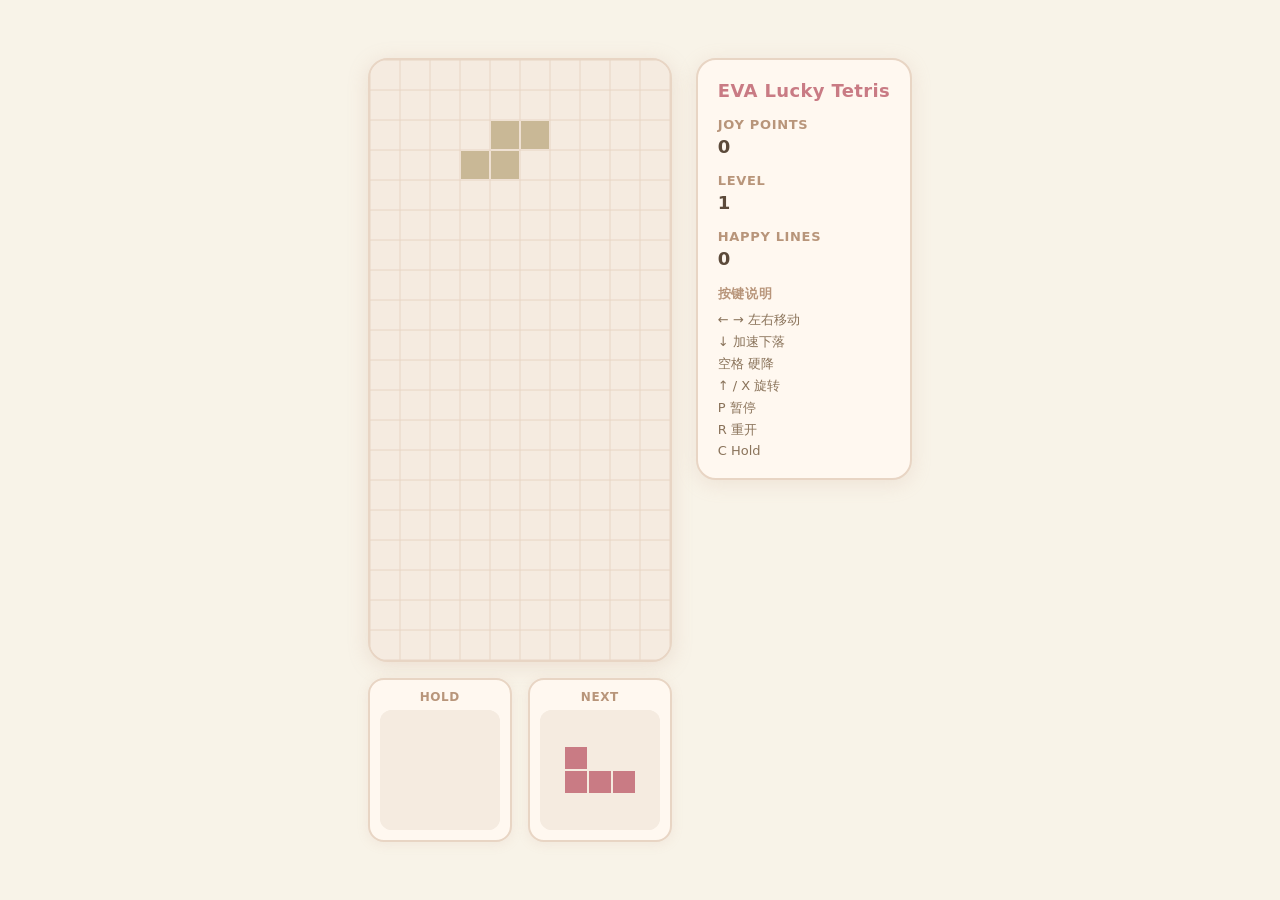
<file: index.html>
<!DOCTYPE html>
<html lang="zh-CN">
<head>
  <meta charset="UTF-8">
  <meta name="viewport" content="width=device-width, initial-scale=1.0">
  <title>EVA Lucky Tetris</title>
  <link rel="stylesheet" href="style.css">
</head>
<body>
  <div class="game-container">
    <div class="game-area">
      <canvas id="gameCanvas" width="300" height="600"></canvas>
      <div class="previews">
        <div class="preview-box">
          <h3>Hold</h3>
          <canvas id="holdCanvas" width="120" height="120"></canvas>
        </div>
        <div class="preview-box">
          <h3>Next</h3>
          <canvas id="nextCanvas" width="120" height="120"></canvas>
        </div>
      </div>
    </div>
    <aside class="panel">
      <h2 class="game-title">EVA Lucky Tetris</h2>
      <div id="lineClearMessage" class="line-clear-message" aria-hidden="true">Lucky is proud of you 🐶✨</div>
      <div class="panel-section">
        <h3>Joy Points</h3>
        <p id="score">0</p>
      </div>
      <div class="panel-section">
        <h3>Level</h3>
        <p id="level">1</p>
      </div>
      <div class="panel-section">
        <h3>Happy Lines</h3>
        <p id="lines">0</p>
      </div>
      <div class="panel-section keys">
        <h3>按键说明</h3>
        <p>← → 左右移动</p>
        <p>↓ 加速下落</p>
        <p>空格 硬降</p>
        <p>↑ / X 旋转</p>
        <p>P 暂停</p>
        <p>R 重开</p>
        <p>C Hold</p>
      </div>
    </aside>
  </div>
  <div id="gameOverOverlay" class="game-over-overlay" aria-hidden="true">
    <p class="game-over-text">关注 Eva，永远留在牌桌上 ♡</p>
    <img src="xiaohongshu-qr.png" alt="扫码在小红书找到我" class="game-over-qr" width="140" height="140">
    <button type="button" id="restartBtn" class="restart-btn">重新开始</button>
  </div>
  <script src="main.js"></script>
  <script>
    (function () {
      var btn = document.getElementById('restartBtn');
      if (btn) btn.addEventListener('click', function () {
        if (window.evaTetrisRestart) window.evaTetrisRestart();
      });
    })();
  </script>
</body>
</html>
</file>
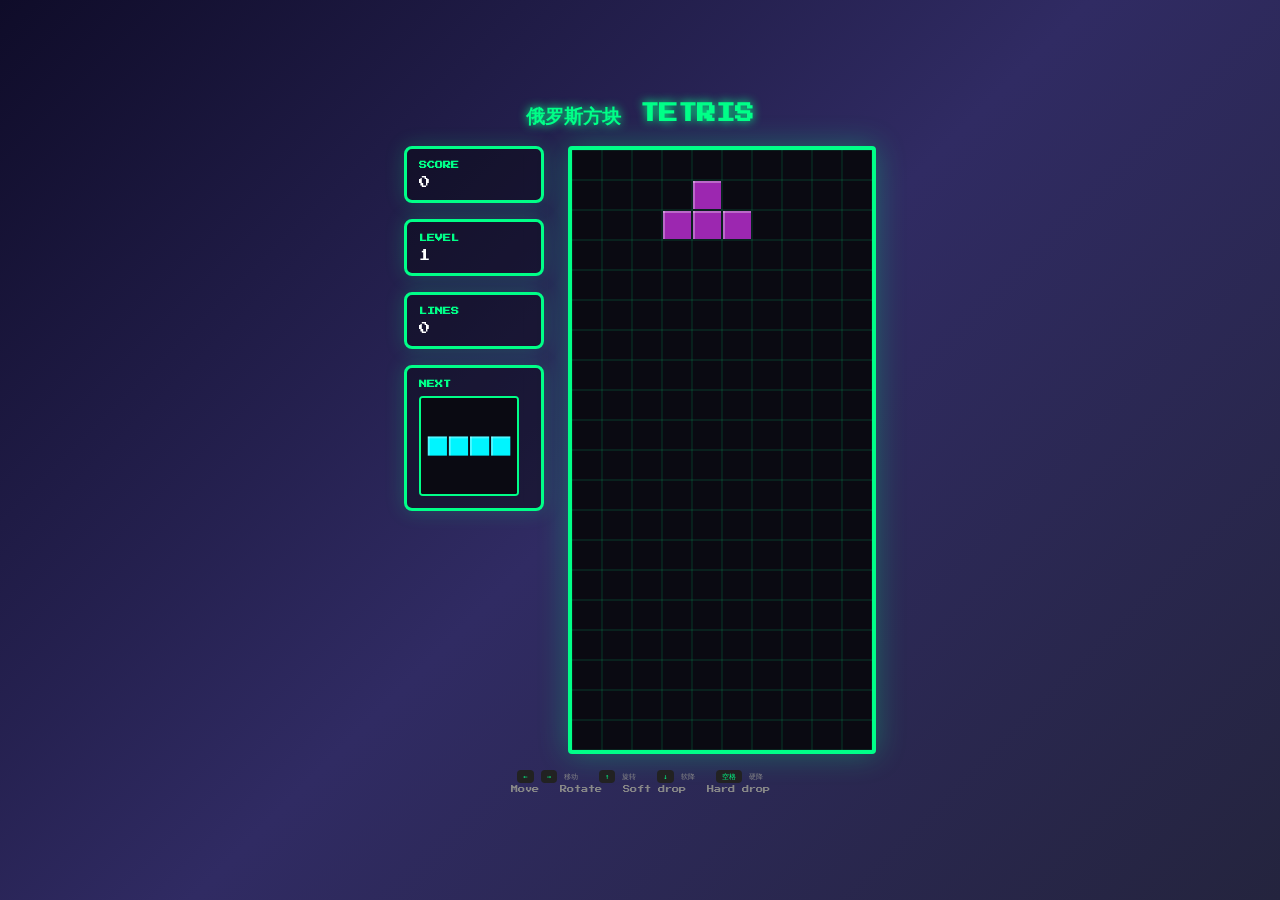
<file: tetris.html>
<!DOCTYPE html>
<html lang="zh">
<head>
  <meta charset="UTF-8">
  <meta name="viewport" content="width=device-width, initial-scale=1.0">
  <title>俄罗斯方块 / Tetris</title>
  <style>
    @import url('https://fonts.googleapis.com/css2?family=Press+Start+2P&display=swap');
    * { margin: 0; padding: 0; box-sizing: border-box; }
    body {
      min-height: 100vh;
      display: flex;
      flex-direction: column;
      align-items: center;
      justify-content: center;
      background: linear-gradient(135deg, #0f0c29 0%, #302b63 50%, #24243e 100%);
      font-family: 'Press Start 2P', monospace;
      color: #e0e0e0;
      padding: 20px;
    }
    h1 {
      font-size: 1.2rem;
      margin-bottom: 16px;
      text-shadow: 0 0 10px #00ff88;
      color: #00ff88;
    }
    .game-container {
      display: flex;
      gap: 24px;
      align-items: flex-start;
      flex-wrap: wrap;
      justify-content: center;
    }
    .side-panel {
      display: flex;
      flex-direction: column;
      gap: 16px;
      min-width: 140px;
    }
    .panel-box {
      background: rgba(0,0,0,0.4);
      border: 3px solid #00ff88;
      border-radius: 8px;
      padding: 12px;
      box-shadow: 0 0 20px rgba(0,255,136,0.2);
    }
    .panel-box h3 {
      font-size: 0.5rem;
      margin-bottom: 8px;
      color: #00ff88;
    }
    .panel-box .value {
      font-size: 0.7rem;
      color: #fff;
    }
    #game-canvas {
      display: block;
      background: #0a0a12;
      border: 4px solid #00ff88;
      border-radius: 4px;
      box-shadow: 0 0 30px rgba(0,255,136,0.3), inset 0 0 60px rgba(0,0,0,0.5);
    }
    #next-canvas {
      display: block;
      background: #0a0a12;
      border: 2px solid #00ff88;
      border-radius: 4px;
      width: 100px;
      height: 100px;
    }
    .controls {
      margin-top: 16px;
      font-size: 0.45rem;
      text-align: center;
      line-height: 1.8;
      color: #888;
    }
    .controls kbd {
      background: #222;
      padding: 2px 6px;
      border-radius: 4px;
      color: #00ff88;
    }
    .game-over-overlay {
      position: fixed;
      inset: 0;
      background: rgba(0,0,0,0.85);
      display: none;
      flex-direction: column;
      align-items: center;
      justify-content: center;
      z-index: 10;
    }
    .game-over-overlay.visible { display: flex; }
    .game-over-overlay h2 {
      font-size: 1rem;
      color: #ff4444;
      margin-bottom: 16px;
      text-shadow: 0 0 10px #ff4444;
    }
    .game-over-overlay p { font-size: 0.5rem; margin-bottom: 20px; }
    .btn {
      font-family: 'Press Start 2P', monospace;
      font-size: 0.5rem;
      padding: 12px 24px;
      background: #00ff88;
      color: #0a0a12;
      border: none;
      border-radius: 4px;
      cursor: pointer;
      transition: transform 0.1s, box-shadow 0.1s;
    }
    .btn:hover {
      transform: scale(1.05);
      box-shadow: 0 0 20px #00ff88;
    }
    .btn:active { transform: scale(0.98); }
  </style>
</head>
<body>
  <h1>俄罗斯方块 TETRIS</h1>
  <div class="game-container">
    <div class="side-panel">
      <div class="panel-box">
        <h3>SCORE</h3>
        <div class="value" id="score">0</div>
      </div>
      <div class="panel-box">
        <h3>LEVEL</h3>
        <div class="value" id="level">1</div>
      </div>
      <div class="panel-box">
        <h3>LINES</h3>
        <div class="value" id="lines">0</div>
      </div>
      <div class="panel-box">
        <h3>NEXT</h3>
        <canvas id="next-canvas" width="100" height="100"></canvas>
      </div>
    </div>
    <canvas id="game-canvas" width="300" height="600"></canvas>
  </div>
  <div class="controls">
    <p><kbd>←</kbd> <kbd>→</kbd> 移动 &nbsp; <kbd>↑</kbd> 旋转 &nbsp; <kbd>↓</kbd> 软降 &nbsp; <kbd>空格</kbd> 硬降</p>
    <p>Move &nbsp; Rotate &nbsp; Soft drop &nbsp; Hard drop</p>
  </div>
  <div class="game-over-overlay" id="game-over">
    <h2>GAME OVER</h2>
    <p id="final-score">Score: 0</p>
    <button class="btn" id="restart-btn">PLAY AGAIN</button>
  </div>

  <script>
    const COLS = 10;
    const ROWS = 20;
    const BLOCK = 30;
    const COLORS = [
      null,
      '#00f5ff', // I
      '#ffeb3b', // O
      '#9c27b0', // T
      '#4caf50', // S
      '#f44336', // Z
      '#2196f3', // J
      '#ff9800', // L
    ];
    const SHAPES = [
      null,
      [[1,1,1,1]],
      [[2,2],[2,2]],
      [[0,3,0],[3,3,3]],
      [[0,4,4],[4,4,0]],
      [[5,5,0],[0,5,5]],
      [[6,0,0],[6,6,6]],
      [[0,0,7],[7,7,7]],
    ];

    const canvas = document.getElementById('game-canvas');
    const ctx = canvas.getContext('2d');
    const nextCanvas = document.getElementById('next-canvas');
    const nextCtx = nextCanvas.getContext('2d');

    let board = [];
    let score = 0;
    let level = 1;
    let lines = 0;
    let gameOver = false;
    let dropInterval = 1000;
    let lastDrop = 0;
    let currentPiece = null;
    let nextPiece = null;
    let animationId = null;

    function createBoard() {
      return Array.from({ length: ROWS }, () => Array(COLS).fill(0));
    }

    function randomPiece() {
      const type = 1 + Math.floor(Math.random() * 7);
      const shape = SHAPES[type].map(row => [...row]);
      return { type, shape, x: Math.floor(COLS / 2) - Math.ceil(shape[0].length / 2), y: 0 };
    }

    function rotate(matrix) {
      const rows = matrix.length;
      const cols = matrix[0].length;
      const rotated = Array.from({ length: cols }, () => Array(rows).fill(0));
      for (let r = 0; r < rows; r++)
        for (let c = 0; c < cols; c++)
          rotated[c][rows - 1 - r] = matrix[r][c];
      return rotated;
    }

    function collide(piece, dx = 0, dy = 0) {
      const { shape, x, y } = piece;
      for (let r = 0; r < shape.length; r++) {
        for (let c = 0; c < shape[r].length; c++) {
          if (!shape[r][c]) continue;
          const ny = y + r + dy;
          const nx = x + c + dx;
          if (nx < 0 || nx >= COLS || ny >= ROWS) return true;
          if (ny >= 0 && board[ny][nx]) return true;
        }
      }
      return false;
    }

    function merge() {
      if (!currentPiece) return;
      const { shape, x, y } = currentPiece;
      for (let r = 0; r < shape.length; r++) {
        for (let c = 0; c < shape[r].length; c++) {
          if (shape[r][c] && y + r >= 0) {
            board[y + r][x + c] = shape[r][c];
          }
        }
      }
    }

    function clearLines() {
      let cleared = 0;
      for (let r = ROWS - 1; r >= 0; r--) {
        if (board[r].every(cell => cell !== 0)) {
          board.splice(r, 1);
          board.unshift(Array(COLS).fill(0));
          cleared++;
          r++;
        }
      }
      if (cleared > 0) {
        const points = [0, 100, 300, 500, 800];
        score += (points[cleared] || 800) * level;
        lines += cleared;
        level = Math.floor(lines / 10) + 1;
        dropInterval = Math.max(100, 1000 - (level - 1) * 80);
        document.getElementById('score').textContent = score;
        document.getElementById('level').textContent = level;
        document.getElementById('lines').textContent = lines;
      }
    }

    function spawn() {
      currentPiece = nextPiece || randomPiece();
      nextPiece = randomPiece();
      drawNext();
      if (collide(currentPiece)) {
        gameOver = true;
        document.getElementById('final-score').textContent = 'Score: ' + score;
        document.getElementById('game-over').classList.add('visible');
        cancelAnimationFrame(animationId);
      }
    }

    function drop() {
      if (gameOver || !currentPiece) return;
      if (collide(currentPiece, 0, 1)) {
        merge();
        clearLines();
        spawn();
        return;
      }
      currentPiece.y++;
    }

    function hardDrop() {
      if (gameOver || !currentPiece) return;
      while (!collide(currentPiece, 0, 1)) currentPiece.y++;
      merge();
      score += (currentPiece.y + currentPiece.shape.length) * 2;
      document.getElementById('score').textContent = score;
      clearLines();
      spawn();
    }

    function drawBlock(ctx, x, y, color, size = BLOCK) {
      const pad = 1;
      ctx.fillStyle = color;
      ctx.fillRect(x * size + pad, y * size + pad, size - pad * 2, size - pad * 2);
      ctx.fillStyle = 'rgba(255,255,255,0.3)';
      ctx.fillRect(x * size + pad, y * size + pad, size - pad * 2, 2);
      ctx.fillRect(x * size + pad, y * size + pad, 2, size - pad * 2);
    }

    function draw() {
      ctx.fillStyle = '#0a0a12';
      ctx.fillRect(0, 0, canvas.width, canvas.height);

      for (let r = 0; r < ROWS; r++) {
        for (let c = 0; c < COLS; c++) {
          if (board[r][c]) {
            drawBlock(ctx, c, r, COLORS[board[r][c]]);
          }
        }
      }

      if (currentPiece) {
        const { shape, x, y } = currentPiece;
        for (let r = 0; r < shape.length; r++) {
          for (let c = 0; c < shape[r].length; c++) {
            if (shape[r][c]) {
              drawBlock(ctx, x + c, y + r, COLORS[shape[r][c]]);
            }
          }
        }
      }

      // grid
      ctx.strokeStyle = 'rgba(0,255,136,0.1)';
      ctx.lineWidth = 1;
      for (let i = 0; i <= COLS; i++) ctx.strokeRect(i * BLOCK, 0, 0, ROWS * BLOCK);
      for (let i = 0; i <= ROWS; i++) ctx.strokeRect(0, i * BLOCK, COLS * BLOCK, 0);
    }

    function drawNext() {
      nextCtx.fillStyle = '#0a0a12';
      nextCtx.fillRect(0, 0, nextCanvas.width, nextCanvas.height);
      if (!nextPiece) return;
      const shape = nextPiece.shape;
      const size = 22;
      const pad = 1;
      const startX = (nextCanvas.width - shape[0].length * size) / 2;
      const startY = (nextCanvas.height - shape.length * size) / 2;
      for (let r = 0; r < shape.length; r++) {
        for (let c = 0; c < shape[r].length; c++) {
          if (shape[r][c]) {
            const px = startX + c * size + pad;
            const py = startY + r * size + pad;
            nextCtx.fillStyle = COLORS[shape[r][c]];
            nextCtx.fillRect(px, py, size - pad * 2, size - pad * 2);
            nextCtx.fillStyle = 'rgba(255,255,255,0.3)';
            nextCtx.fillRect(px, py, size - pad * 2, 2);
            nextCtx.fillRect(px, py, 2, size - pad * 2);
          }
        }
      }
    }

    function gameLoop(timestamp) {
      if (gameOver) return;
      if (timestamp - lastDrop > dropInterval) {
        drop();
        lastDrop = timestamp;
      }
      draw();
      animationId = requestAnimationFrame(gameLoop);
    }

    function init() {
      board = createBoard();
      score = 0;
      level = 1;
      lines = 0;
      gameOver = false;
      dropInterval = 1000;
      lastDrop = 0;
      currentPiece = null;
      nextPiece = null;
      document.getElementById('score').textContent = '0';
      document.getElementById('level').textContent = '1';
      document.getElementById('lines').textContent = '0';
      document.getElementById('game-over').classList.remove('visible');
      spawn();
      animationId = requestAnimationFrame(gameLoop);
    }

    document.addEventListener('keydown', (e) => {
      if (gameOver) return;
      if (!currentPiece) return;
      switch (e.code) {
        case 'ArrowLeft':
          e.preventDefault();
          if (!collide(currentPiece, -1, 0)) currentPiece.x--;
          break;
        case 'ArrowRight':
          e.preventDefault();
          if (!collide(currentPiece, 1, 0)) currentPiece.x++;
          break;
        case 'ArrowDown':
          e.preventDefault();
          drop();
          score += 1;
          document.getElementById('score').textContent = score;
          break;
        case 'ArrowUp':
          e.preventDefault();
          const rotated = rotate(currentPiece.shape);
          if (!collide({ ...currentPiece, shape: rotated })) {
            currentPiece.shape = rotated;
          }
          break;
        case 'Space':
          e.preventDefault();
          hardDrop();
          break;
      }
    });

    document.getElementById('restart-btn').addEventListener('click', init);

    init();
  </script>
</body>
</html>
</file>
<file: style.css>
/* Round 4: Eva 治愈风 - 奶油色、圆角、粉色米色系 */

* {
  margin: 0;
  padding: 0;
  box-sizing: border-box;
}

body {
  min-height: 100vh;
  display: flex;
  justify-content: center;
  align-items: center;
  background: #F8F3E8;
  font-family: "SF Pro Rounded", "Segoe UI", system-ui, -apple-system, sans-serif;
  color: #5c4a3a;
}

.game-container {
  display: flex;
  align-items: flex-start;
  gap: 24px;
  padding: 20px;
  position: relative;
}

.game-area {
  display: flex;
  flex-direction: column;
  align-items: center;
  gap: 16px;
}

#gameCanvas {
  display: block;
  background: #f5ebe0;
  border: 2px solid #e8d5c4;
  border-radius: 20px;
  box-shadow: 0 4px 20px rgba(200, 160, 140, 0.25);
}

.previews {
  display: flex;
  gap: 16px;
}

.preview-box {
  background: #fff8f0;
  border: 2px solid #e8d5c4;
  border-radius: 16px;
  padding: 10px;
  text-align: center;
  box-shadow: 0 2px 12px rgba(200, 160, 140, 0.15);
}

.preview-box h3 {
  font-size: 12px;
  color: #b8957a;
  margin-bottom: 6px;
  text-transform: uppercase;
  letter-spacing: 0.05em;
}

.preview-box canvas {
  display: block;
  background: #f5ebe0;
  border-radius: 12px;
}

.panel {
  background: #fff8f0;
  border: 2px solid #e8d5c4;
  border-radius: 20px;
  padding: 20px;
  min-width: 180px;
  box-shadow: 0 4px 20px rgba(200, 160, 140, 0.2);
  position: relative;
}

.game-title {
  font-size: 18px;
  font-weight: 700;
  color: #c97b84;
  margin-bottom: 16px;
  text-align: center;
  letter-spacing: 0.02em;
}

.line-clear-message {
  position: absolute;
  top: 12px;
  right: 12px;
  left: 12px;
  font-size: 13px;
  color: #c97b84;
  text-align: center;
  opacity: 0;
  pointer-events: none;
  transition: opacity 0.2s ease;
}

.line-clear-message.visible {
  opacity: 1;
}

.panel-section {
  margin-bottom: 16px;
}

.panel-section:last-child {
  margin-bottom: 0;
}

.panel-section h3 {
  font-size: 13px;
  color: #b8957a;
  margin-bottom: 4px;
  text-transform: uppercase;
  letter-spacing: 0.05em;
  font-weight: 600;
}

.panel-section p {
  font-size: 18px;
  font-weight: 600;
  color: #5c4a3a;
}

.panel-section.keys p {
  font-size: 13px;
  font-weight: 400;
  margin-top: 4px;
  color: #8a735a;
}

.panel-section.keys h3 {
  margin-bottom: 8px;
}

/* Game Over 遮罩：居中文案 + 重启按钮 */
.game-over-overlay {
  position: fixed;
  inset: 0;
  background: rgba(248, 243, 232, 0.92);
  display: flex;
  flex-direction: column;
  justify-content: center;
  align-items: center;
  gap: 24px;
  opacity: 0;
  visibility: hidden;
  transition: opacity 0.3s ease, visibility 0.3s ease;
  z-index: 10;
}

.game-over-overlay.visible {
  opacity: 1;
  visibility: visible;
}

.game-over-text {
  font-size: 26px;
  font-weight: 700;
  color: #5c4a3a;
  text-align: center;
  max-width: 90%;
  animation: bounce 0.6s ease;
}

.game-over-qr {
  display: block;
  width: 140px;
  max-width: 160px;
  max-height: 160px;
  height: auto;
  object-fit: contain;
  border-radius: 12px;
  box-shadow: 0 4px 16px rgba(100, 60, 60, 0.2);
}

@keyframes bounce {
  0% { transform: scale(0.9); opacity: 0; }
  50% { transform: scale(1.05); }
  100% { transform: scale(1); opacity: 1; }
}

.restart-btn {
  padding: 14px 28px;
  font-size: 16px;
  font-weight: 600;
  color: #fff;
  background: #e8a0a8;
  border: none;
  border-radius: 999px;
  cursor: pointer;
  box-shadow: 0 4px 14px rgba(200, 120, 130, 0.35);
  transition: transform 0.2s ease, box-shadow 0.2s ease;
}

.restart-btn:hover {
  transform: scale(1.05);
  box-shadow: 0 6px 18px rgba(200, 120, 130, 0.4);
}

.restart-btn:active {
  transform: scale(0.98);
}
</file>
